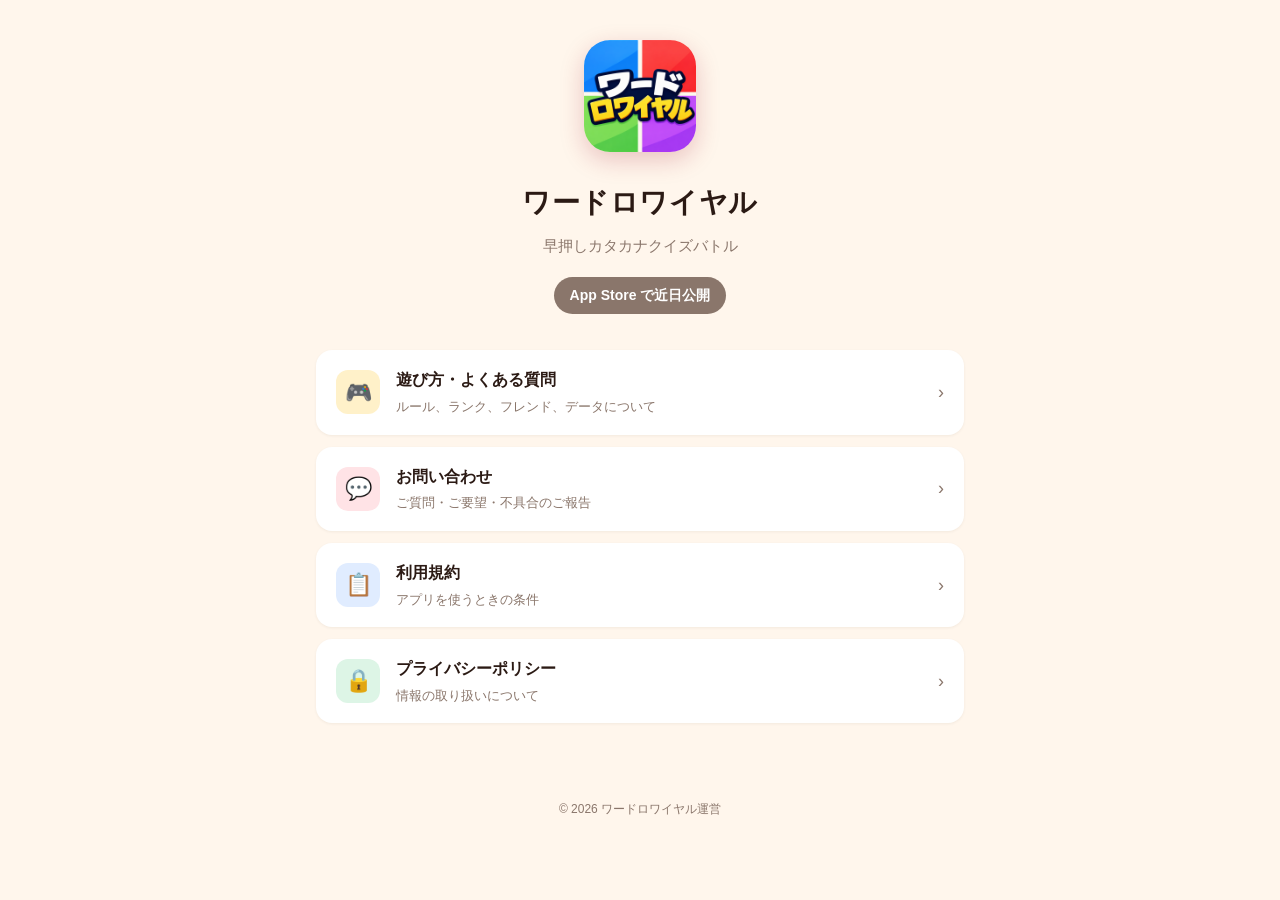
<file: index.html>
<!DOCTYPE html>
<html lang="ja">
<head>
    <meta charset="UTF-8">
    <meta name="viewport" content="width=device-width, initial-scale=1.0">
    <meta name="description" content="早押しカタカナクイズバトル「ワードロワイヤル」のサポートページです。">
    <link rel="icon" type="image/png" href="favicon.png">
    <link rel="stylesheet" href="style.css">
    <title>ワードロワイヤル サポート</title>
</head>
<body>
    <div class="hero">
        <img class="icon" src="app_icon.png" alt="ワードロワイヤルのアイコン">
        <h1>ワードロワイヤル</h1>
        <p class="lead">早押しカタカナクイズバトル</p>
        <span class="badge soon">App Store で近日公開</span>
    </div>

    <div class="cards">
        <a href="help" class="card">
            <div class="card-icon gold">🎮</div>
            <div class="card-body">
                <h3>遊び方・よくある質問</h3>
                <p>ルール、ランク、フレンド、データについて</p>
            </div>
            <span class="arrow">›</span>
        </a>
        <a href="contact" class="card">
            <div class="card-icon red">💬</div>
            <div class="card-body">
                <h3>お問い合わせ</h3>
                <p>ご質問・ご要望・不具合のご報告</p>
            </div>
            <span class="arrow">›</span>
        </a>
        <a href="terms" class="card">
            <div class="card-icon blue">📋</div>
            <div class="card-body">
                <h3>利用規約</h3>
                <p>アプリを使うときの条件</p>
            </div>
            <span class="arrow">›</span>
        </a>
        <a href="privacy" class="card">
            <div class="card-icon green">🔒</div>
            <div class="card-body">
                <h3>プライバシーポリシー</h3>
                <p>情報の取り扱いについて</p>
            </div>
            <span class="arrow">›</span>
        </a>
    </div>

    <footer>&copy; 2026 ワードロワイヤル運営</footer>
</body>
</html>
</file>
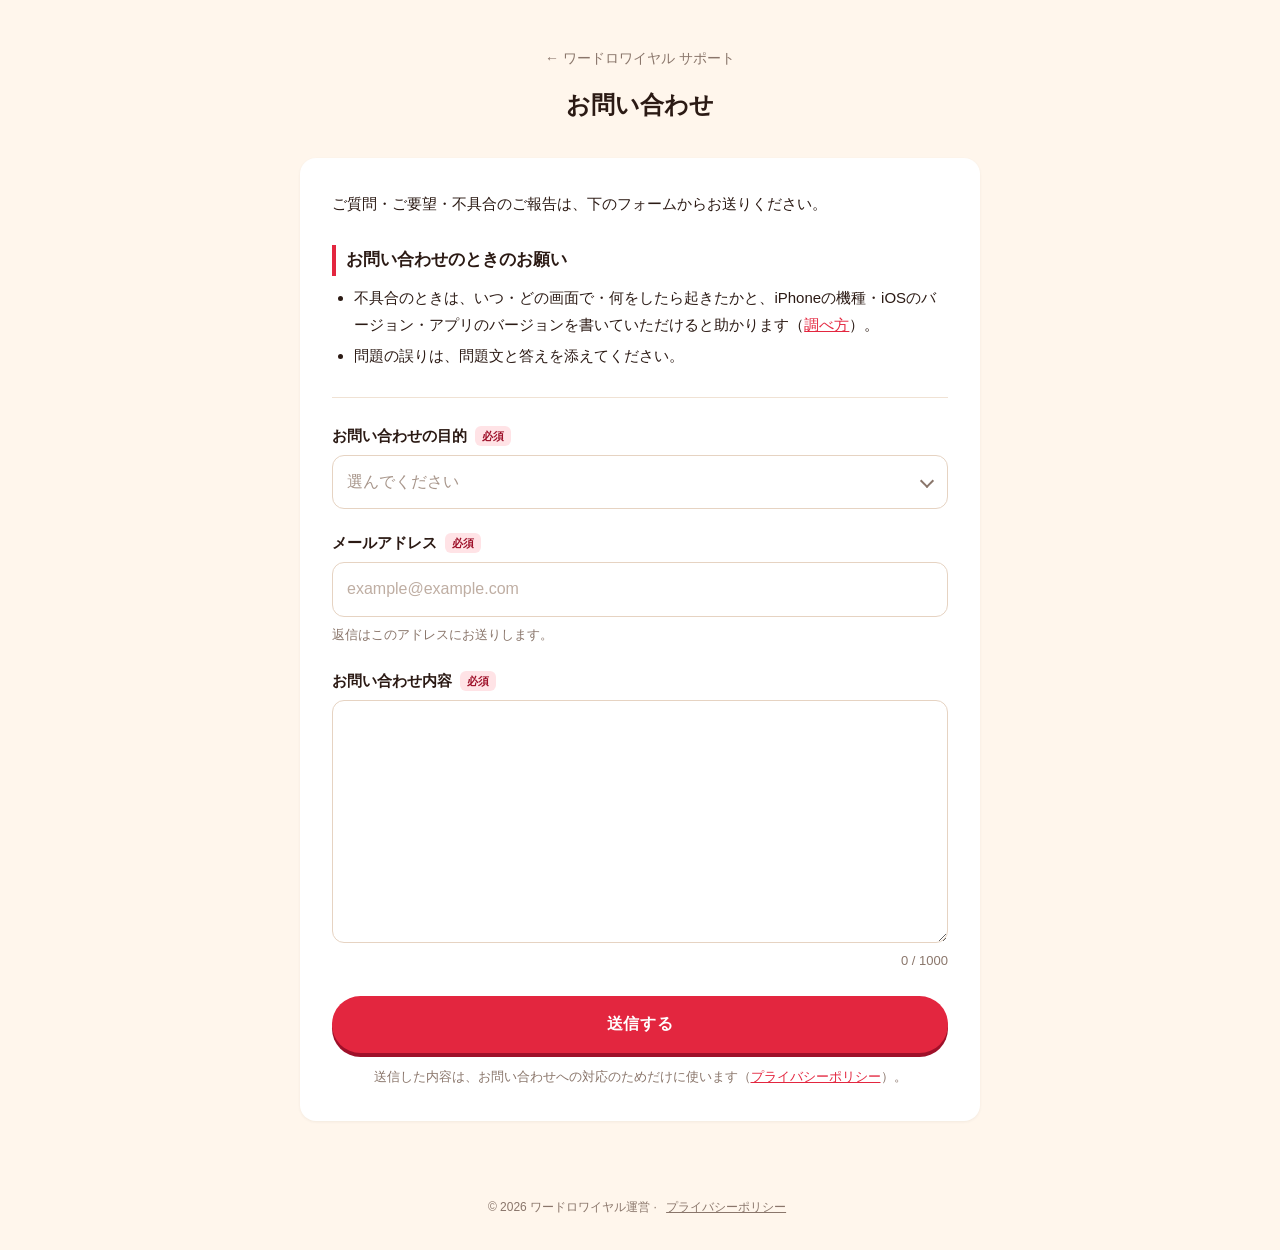
<file: contact.html>
<!DOCTYPE html>
<html lang="ja">
<head>
    <meta charset="UTF-8">
    <meta name="viewport" content="width=device-width, initial-scale=1.0">
    <link rel="icon" type="image/png" href="favicon.png">
    <link rel="stylesheet" href="style.css">
    <title>お問い合わせ - ワードロワイヤル</title>
</head>
<body>
    <div class="header">
        <a class="back" href="./">← ワードロワイヤル サポート</a>
        <h1>お問い合わせ</h1>
    </div>

    <div class="content">
        <div id="contact-area">
            <p>ご質問・ご要望・不具合のご報告は、下のフォームからお送りください。</p>

            <h2>お問い合わせのときのお願い</h2>
            <ul>
                <li>不具合のときは、いつ・どの画面で・何をしたら起きたかと、iPhoneの機種・iOSのバージョン・アプリのバージョンを書いていただけると助かります（<a href="version" target="_blank" rel="noopener">調べ方</a>）。</li>
                <li>問題の誤りは、問題文と答えを添えてください。</li>
            </ul>

            <!-- 送り先はゲームのサーバー（wordbattle の server/src/contact.ts）。サーバーが運営の Discord に知らせる。 -->
            <form id="contact-form" class="form" novalidate data-endpoint="https://wordroyale.modelinks.workers.dev/v1/contact">
                <div class="field">
                    <label for="purpose">お問い合わせの目的<span class="req">必須</span></label>
                    <div class="select">
                        <!-- 値はサーバーの CONTACT_PURPOSES と同じにする -->
                        <select id="purpose" name="purpose" required aria-describedby="purpose-error">
                            <option value="" selected disabled>選んでください</option>
                            <option value="question">ご質問</option>
                            <option value="bug">不具合のご報告</option>
                            <option value="quiz">問題の誤りのご報告</option>
                            <option value="request">ご要望・ご意見</option>
                            <option value="account">アカウント・データについて</option>
                            <option value="other">その他</option>
                        </select>
                    </div>
                    <p class="error" id="purpose-error" hidden></p>
                </div>

                <div class="field">
                    <label for="email">メールアドレス<span class="req">必須</span></label>
                    <input id="email" name="email" type="email" inputmode="email" autocomplete="email" autocapitalize="off" spellcheck="false" maxlength="254" placeholder="example@example.com" required aria-describedby="email-hint email-error">
                    <p class="hint" id="email-hint">返信はこのアドレスにお送りします。</p>
                    <p class="error" id="email-error" hidden></p>
                </div>

                <div class="field">
                    <label for="message">お問い合わせ内容<span class="req">必須</span></label>
                    <!-- 「不具合のご報告」のときだけ出す（そのとき内容に機種とバージョンの欄を入れる。下の BUG_TEMPLATE） -->
                    <p class="hint hint-above" id="message-hint" hidden>機種やバージョンがわからないときは「不明」で大丈夫です（<a href="version" target="_blank" rel="noopener">調べ方</a>）。</p>
                    <textarea id="message" name="message" rows="8" maxlength="1000" required aria-describedby="message-hint message-error message-count"></textarea>
                    <div class="field-foot">
                        <p class="error" id="message-error" hidden></p>
                        <span class="count" id="message-count">0 / 1000</span>
                    </div>
                </div>

                <!-- ロボットよけ（人には見えない欄。何か入っていれば、サーバーは知らせずに受け流す） -->
                <div class="hp" aria-hidden="true">
                    <label for="website">この欄は空のままにしてください</label>
                    <input id="website" name="website" type="text" tabindex="-1" autocomplete="off">
                </div>

                <p class="form-error" id="form-error" role="alert" hidden></p>

                <button type="submit" class="submit" id="submit">送信する</button>
                <p class="note form-note">送信した内容は、お問い合わせへの対応のためだけに使います（<a href="privacy">プライバシーポリシー</a>）。</p>
            </form>
        </div>

        <div id="thanks" class="thanks" hidden>
            <div class="thanks-icon" aria-hidden="true">
                <svg viewBox="0 0 24 24"><path d="M9 16.2 4.8 12l-1.4 1.4L9 19 21 7l-1.4-1.4L9 16.2z"/></svg>
            </div>
            <h2 id="thanks-title" tabindex="-1">送信しました</h2>
            <!-- 狭い画面では、文節（.phrase）の切れ目でだけ折り返す -->
            <p><span class="phrase">お問い合わせいただき、</span><span class="phrase">ありがとうございます。</span></p>
            <p><span class="phrase">内容を確認のうえ、</span><span class="phrase">数営業日以内に、</span><span class="phrase">ご入力いただいた</span><span class="phrase">メールアドレスへ</span><span class="phrase">ご返信いたします。</span></p>
            <p class="thanks-to">返信先：<span id="thanks-email"></span></p>
            <p class="note"><span class="phrase">返信が届かないときは、</span><span class="phrase">迷惑メールのフォルダも</span><span class="phrase">ご確認ください。</span></p>
            <a class="thanks-back" href="./">サポートのトップへ</a>
        </div>
    </div>

    <footer>&copy; 2026 ワードロワイヤル運営 · <a href="privacy">プライバシーポリシー</a></footer>

    <script>
    (() => {
        const form = document.getElementById("contact-form");
        const endpoint = form.dataset.endpoint;
        const MAX = 1000;
        // サーバー（server/src/contact.ts の EMAIL）と同じ形
        const EMAIL = /^[^\s@<>()[\]\\,;:"`]+@[^\s@<>()[\]\\,;:"`.]+(\.[^\s@<>()[\]\\,;:"`.]+)+$/u;
        const fields = { purpose: form.purpose, email: form.email, message: form.message };
        const count = document.getElementById("message-count");
        const formError = document.getElementById("form-error");
        const button = document.getElementById("submit");

        function setError(name, text) {
            const input = fields[name];
            const el = document.getElementById(name + "-error");
            input.closest(".field").classList.toggle("invalid", Boolean(text));
            input.setAttribute("aria-invalid", text ? "true" : "false");
            el.textContent = text || "";
            el.hidden = !text;
        }

        function hasError(name) {
            return fields[name].closest(".field").classList.contains("invalid");
        }

        function emailError(email) {
            if (!email) return "メールアドレスを入力してください。";
            if (email.length > 254 || !EMAIL.test(email)) return "メールアドレスを正しく入力してください。";
            return "";
        }

        function messageError(text) {
            if (!text.trim() || isUntouchedTemplate(text)) return "お問い合わせ内容を入力してください。";
            return "";
        }

        function updateCount() {
            const n = fields.message.value.length;
            count.textContent = n + " / " + MAX;
            count.classList.toggle("near", n >= MAX - 50);
        }
        updateCount();

        // 「不具合のご報告」のときは、内容のはじめに機種とバージョンの欄を入れる（わからなければ「不明」でよい）。
        // 書き足していない欄だけのまま送ろうとしたら、内容が空のときと同じに扱う
        const BUG_TEMPLATE = "iPhoneの機種：\niOSのバージョン：\nアプリのバージョン：\n\n起きたこと：\n";
        const BUG_FIRST_LINE = BUG_TEMPLATE.split("\n")[0];
        const messageHint = document.getElementById("message-hint");
        const isUntouchedTemplate = (text) => text.trim() === BUG_TEMPLATE.trim();

        function applyPurpose() {
            const isBug = fields.purpose.value === "bug";
            messageHint.hidden = !isBug;
            const text = fields.message.value;
            if (isBug && !text.includes(BUG_FIRST_LINE)) {
                // 先に書いてあった文は消さずに、欄の下（起きたこと）へ回す
                fields.message.value = (BUG_TEMPLATE + text.trim()).slice(0, MAX);
            } else if (!isBug && isUntouchedTemplate(text)) {
                fields.message.value = "";
            }
            updateCount();
        }
        applyPurpose();

        // 入れ直したら、そこのエラーを消す
        fields.purpose.addEventListener("change", () => {
            setError("purpose", "");
            applyPurpose();
        });
        fields.email.addEventListener("input", () => {
            if (hasError("email") && !emailError(fields.email.value.trim())) setError("email", "");
        });
        fields.message.addEventListener("input", () => {
            updateCount();
            if (hasError("message") && messageError(fields.message.value) === "") setError("message", "");
        });

        function showFormError(text) {
            formError.textContent = text;
            formError.hidden = false;
        }

        function showThanks(email) {
            document.getElementById("thanks-email").textContent = email;
            document.getElementById("contact-area").hidden = true;
            document.getElementById("thanks").hidden = false;
            window.scrollTo({ top: 0 });
            document.getElementById("thanks-title").focus({ preventScroll: true });
        }

        let sending = false;
        form.addEventListener("submit", async (event) => {
            event.preventDefault();
            if (sending) return;
            formError.hidden = true;
            const purpose = fields.purpose.value;
            const email = fields.email.value.trim();
            const message = fields.message.value.trim();
            const errors = {
                purpose: purpose ? "" : "お問い合わせの目的を選んでください。",
                email: emailError(email),
                message: messageError(message),
            };
            for (const name of Object.keys(fields)) setError(name, errors[name]);
            const first = Object.keys(fields).find((name) => errors[name]);
            if (first) {
                fields[first].focus();
                return;
            }

            sending = true;
            button.disabled = true;
            button.textContent = "送信中…";
            let done = false;
            try {
                const res = await fetch(endpoint, {
                    method: "POST",
                    headers: { "Content-Type": "application/json" },
                    body: JSON.stringify({ purpose, email, message, website: form.website.value }),
                    signal: typeof AbortSignal.timeout === "function" ? AbortSignal.timeout(20000) : undefined,
                });
                if (res.ok) {
                    done = true;
                    showThanks(email);
                    return;
                }
                let reason = "";
                try { reason = (await res.json()).error || ""; } catch (_) {}
                if (reason === "badPurpose") setError("purpose", "お問い合わせの目的を選んでください。");
                else if (reason === "badEmail") setError("email", "メールアドレスを正しく入力してください。");
                else if (reason === "badMessage") setError("message", "お問い合わせ内容を" + MAX + "文字以内で入力してください。");
                else if (res.status === 429) showFormError("続けて送信されたため、受け付けを止めています。1分ほどおいてから、もう一度お試しください。");
                else showFormError("送信できませんでした。時間をおいて、もう一度お試しください。");
            } catch (_) {
                showFormError("送信できませんでした。通信の状態を確かめて、もう一度お試しください。");
            } finally {
                sending = false;
                if (!done) {
                    button.disabled = false;
                    button.textContent = "送信する";
                }
            }
        });
    })();
    </script>
</body>
</html>
</file>
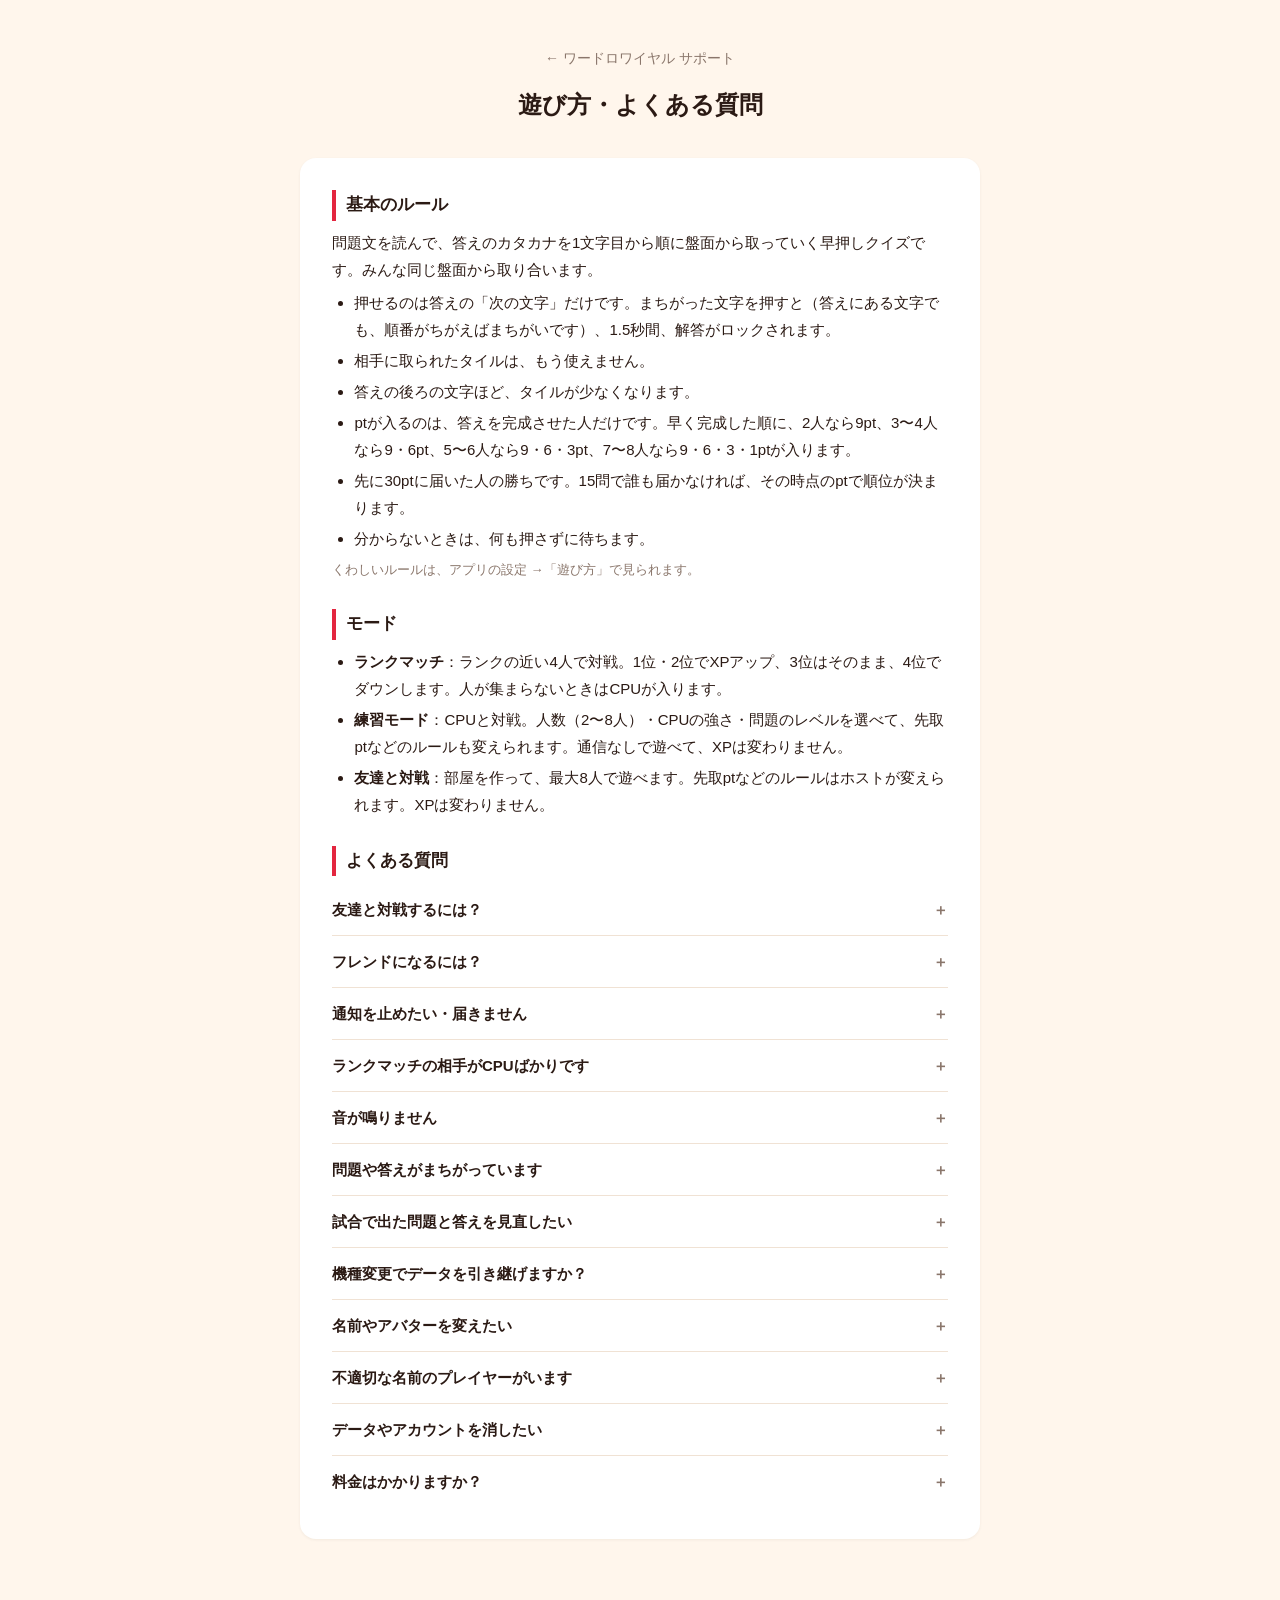
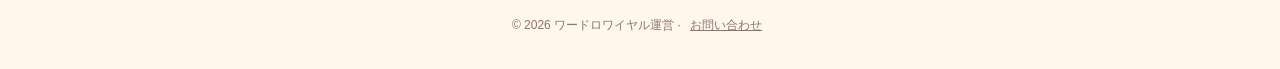
<file: help.html>
<!DOCTYPE html>
<html lang="ja">
<head>
    <meta charset="UTF-8">
    <meta name="viewport" content="width=device-width, initial-scale=1.0">
    <link rel="icon" type="image/png" href="favicon.png">
    <link rel="stylesheet" href="style.css">
    <title>遊び方・よくある質問 - ワードロワイヤル</title>
</head>
<body>
    <div class="header">
        <a class="back" href="./">← ワードロワイヤル サポート</a>
        <h1>遊び方・よくある質問</h1>
    </div>

    <div class="content">
        <h2>基本のルール</h2>
        <p>問題文を読んで、答えのカタカナを1文字目から順に盤面から取っていく早押しクイズです。みんな同じ盤面から取り合います。</p>
        <ul>
            <li>押せるのは答えの「次の文字」だけです。まちがった文字を押すと（答えにある文字でも、順番がちがえばまちがいです）、1.5秒間、解答がロックされます。</li>
            <li>相手に取られたタイルは、もう使えません。</li>
            <li>答えの後ろの文字ほど、タイルが少なくなります。</li>
            <li>ptが入るのは、答えを完成させた人だけです。早く完成した順に、2人なら9pt、3〜4人なら9・6pt、5〜6人なら9・6・3pt、7〜8人なら9・6・3・1ptが入ります。</li>
            <li>先に30ptに届いた人の勝ちです。15問で誰も届かなければ、その時点のptで順位が決まります。</li>
            <li>分からないときは、何も押さずに待ちます。</li>
        </ul>
        <p class="note">くわしいルールは、アプリの設定 →「遊び方」で見られます。</p>

        <h2>モード</h2>
        <ul>
            <li><strong>ランクマッチ</strong>：ランクの近い4人で対戦。1位・2位でXPアップ、3位はそのまま、4位でダウンします。人が集まらないときはCPUが入ります。</li>
            <li><strong>練習モード</strong>：CPUと対戦。人数（2〜8人）・CPUの強さ・問題のレベルを選べて、先取ptなどのルールも変えられます。通信なしで遊べて、XPは変わりません。</li>
            <li><strong>友達と対戦</strong>：部屋を作って、最大8人で遊べます。先取ptなどのルールはホストが変えられます。XPは変わりません。</li>
        </ul>

        <h2>よくある質問</h2>
        <details>
            <summary>友達と対戦するには？</summary>
            <p>ホームの「友達と対戦」で部屋を作り、6桁の部屋番号を友達に伝えてください（「番号を送る」で、LINEなどに送れます）。友達は「友達と対戦」の「部屋番号で参加」に番号を入れて参加します。フレンドになっていれば、部屋の「フレンドを招待」から直接招待することもできます。</p>
        </details>
        <details>
            <summary>フレンドになるには？</summary>
            <p>「フレンド」タブで自分のフレンドコード（8桁。はじめは「フレンドコードを発行」を押します）を相手に伝え（「送る」で、LINEなどに送れます）、相手に「フレンドを追加」から入れてもらいます。届いた申請を承認するとフレンドになります。友達と対戦の部屋では、いっしょにいる人の横のボタンから申請することもできます。フレンドは100人まで、招待は10分で切れます。</p>
            <p>フレンドのアイコンの右下の点は、緑ならオンライン、グレーならオフラインです。</p>
        </details>
        <details>
            <summary>通知を止めたい・届きません</summary>
            <p>フレンド申請・フレンドになったこと・対戦の招待を、通知でお知らせします。設定の「通知」で、「フレンド申請」「対戦の招待」「運営からのお知らせ」を種類ごとにオン・オフできます。届かないときは、iPhoneの「設定」→「通知」→「ワードロワイヤル」で、通知が許可になっているかご確認ください。</p>
        </details>
        <details>
            <summary>ランクマッチの相手がCPUばかりです</summary>
            <p>同じランク帯に人がいないときは、隣のランク帯の人とも組みます。それでも集まらないときは、約10秒でCPUが入ります。遊ぶ人が増えると、人と当たりやすくなります。</p>
        </details>
        <details>
            <summary>音が鳴りません</summary>
            <p>マナーモード（消音）のときは、BGMと効果音は鳴りません。ほかのアプリで音楽を流しているときは、BGMだけ止まります。設定の「サウンド」で、BGM・効果音がオンになっているかもご確認ください。</p>
        </details>
        <details>
            <summary>問題や答えがまちがっています</summary>
            <p>試合の最後の結果の画面で、「問題ごと」の丸を押すと報告できます。<a href="contact">お問い合わせ</a>から、問題文と答えを添えて送っていただいてもかまいません。</p>
        </details>
        <details>
            <summary>試合で出た問題と答えを見直したい</summary>
            <p>試合の最後の結果の画面の「問題と答えを見る」か、「戦績」タブの「最近の試合」から、その試合の問題と答えを見られます。</p>
        </details>
        <details>
            <summary>機種変更でデータを引き継げますか？</summary>
            <p>前の端末で、設定の「データ引き継ぎ」から Apple ID と連携しておくと、新しい端末で引き継げます。新しい端末では、最初の画面の「データ引き継ぎはこちら」か、設定の「データ引き継ぎ」→「引き継ぎを行う」から、同じ Apple ID でサインインしてください。引き継がれるのは、ランク・XP・ランクマッチの試合数・フレンド・ブロックリスト・名前とアバターです。練習モードの記録と、戦績（試合の履歴・正解率など）は端末に保存しているため引き継がれません。</p>
            <p>連携していない場合も、iPhoneの「クイックスタート」や暗号化したバックアップで新しいiPhoneに移すと、引き継がれることがあります。</p>
        </details>
        <details>
            <summary>名前やアバターを変えたい</summary>
            <p>「アバター」タブで、いつでも変えられます。「スタイル」で全体の雰囲気をまとめて選んだり、「ランダム」でおまかせにしたりもできます。「こもの」の「わく」は、ランクマッチでそのランクに到達すると使えるようになります（錠前のついたわくを押すと、使えるようになる条件が出ます）。</p>
        </details>
        <details>
            <summary>不適切な名前のプレイヤーがいます</summary>
            <p>オンラインの試合の最後の結果の画面、友達と対戦の待合室、フレンドの画面で、相手の「…」から「名前を通報」か「ブロック」を選べます（CPUには「…」は出ません）。ブロックすると、フレンドから外れ、申請や招待が届かなくなり、ランクマッチでも同じ試合になりません。解除は、設定の「ブロックリスト」からできます。急ぎのときは、<a href="contact">お問い合わせ</a>から、見かけた日時・モード・名前をお知らせください。</p>
        </details>
        <details>
            <summary>データやアカウントを消したい</summary>
            <p>設定の「アカウント削除」で、サーバーに保存しているランク・XP・ランクマッチの記録・フレンドを削除できます。サーバーのアカウントは、ランクマッチ・友達と対戦・フレンド・Apple ID 連携をはじめて使ったときに作られます（使う前は、サーバーにアカウントはありません）。端末の中のデータは、設定の「データの初期化」か、アプリの削除で消せます。どちらも元に戻せません。</p>
        </details>
        <details>
            <summary>料金はかかりますか？</summary>
            <p>無料で遊べます。広告もありません。</p>
        </details>
    </div>

    <footer>&copy; 2026 ワードロワイヤル運営 · <a href="contact">お問い合わせ</a></footer>
</body>
</html>
</file>
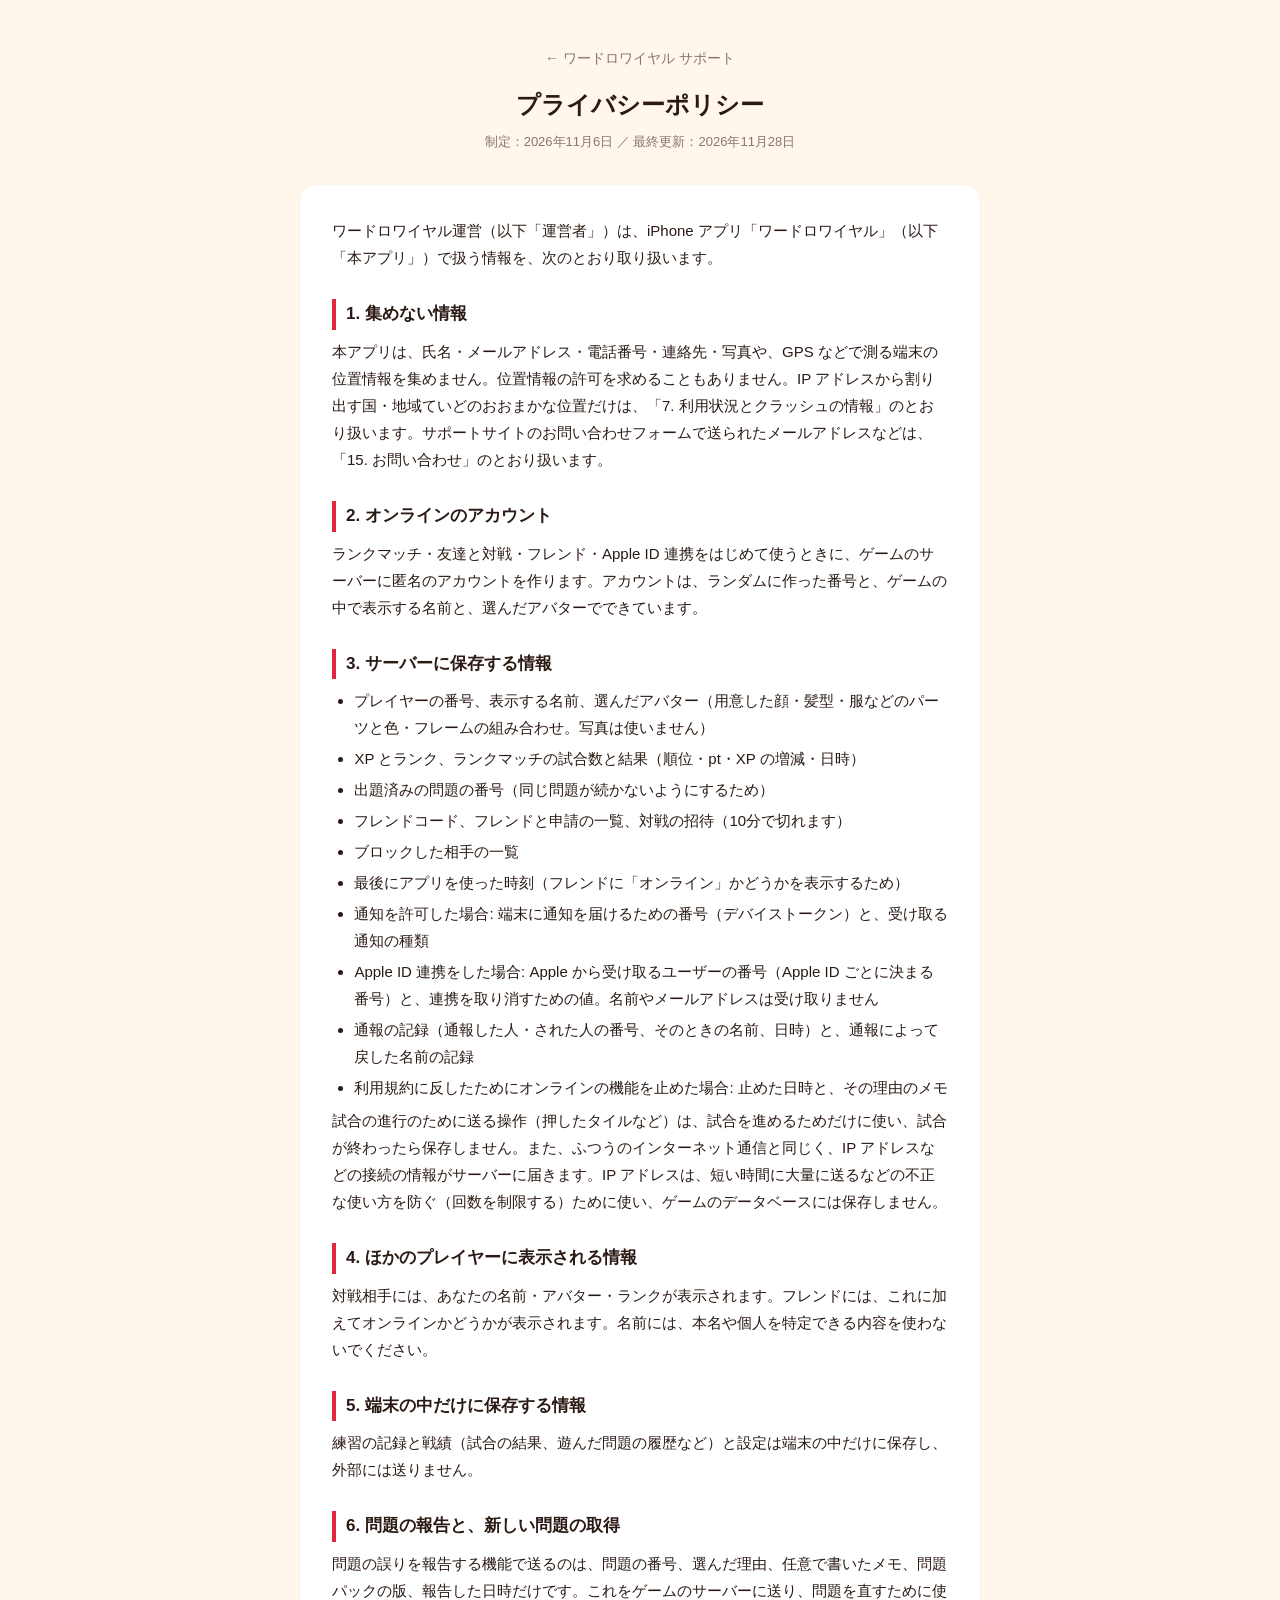
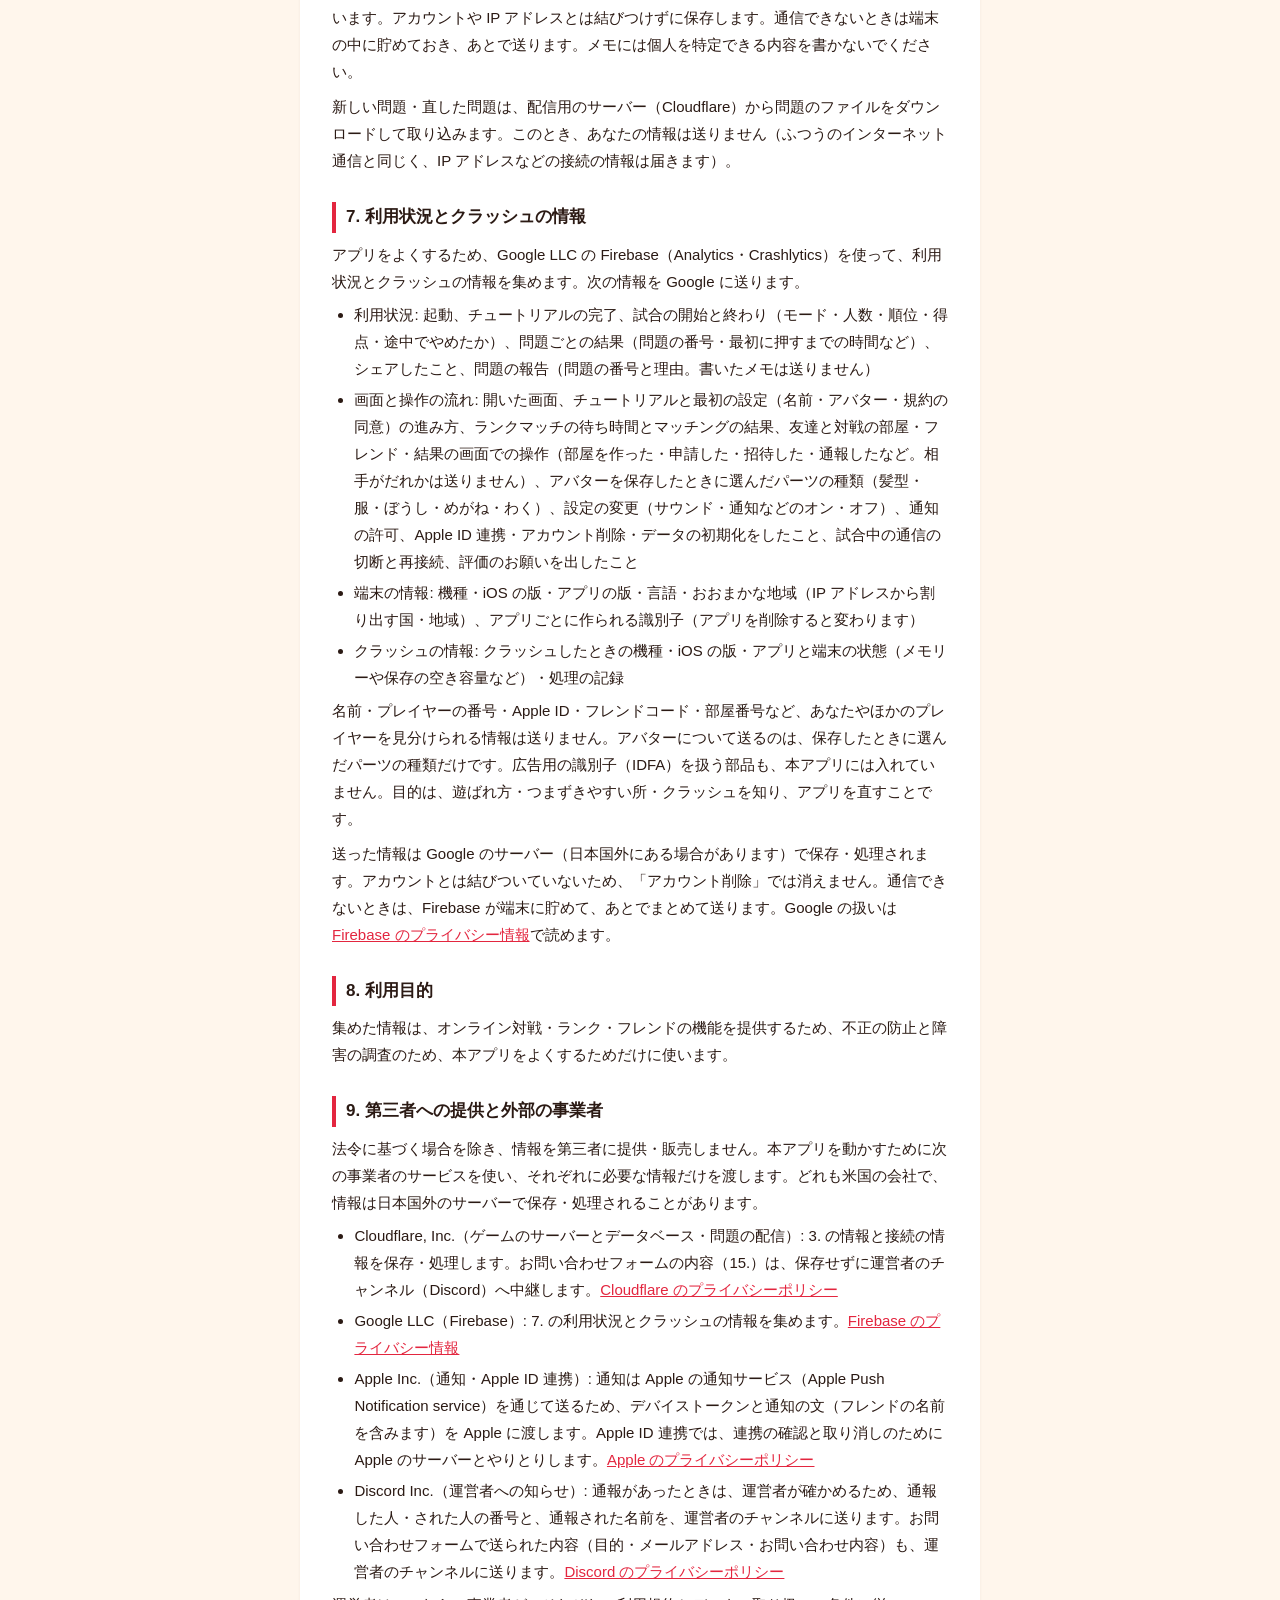
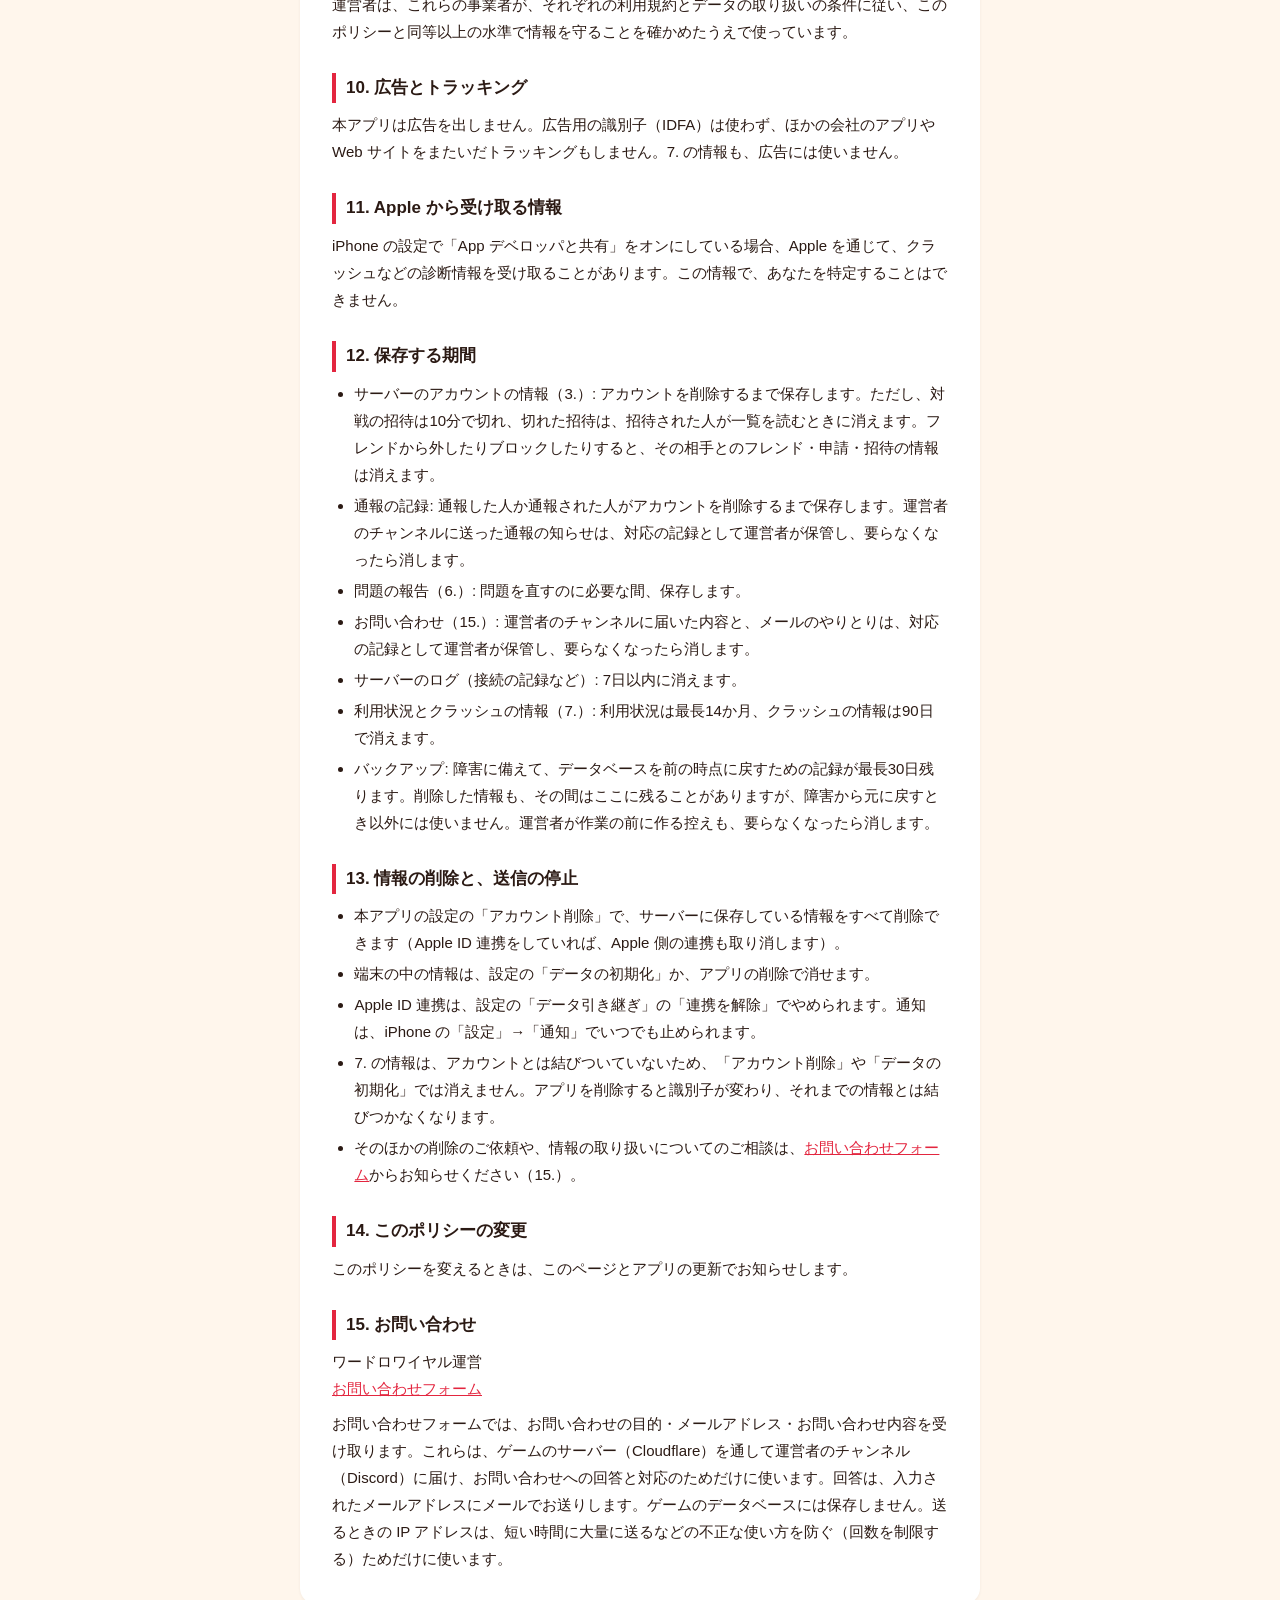
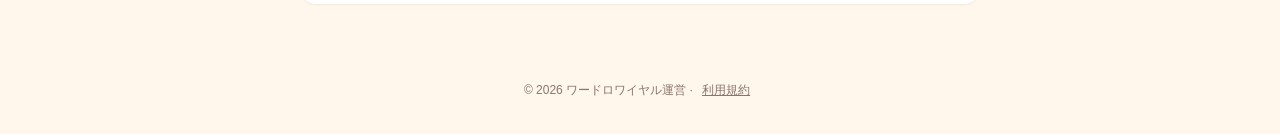
<file: privacy.html>
<!DOCTYPE html>
<html lang="ja">
<head>
    <meta charset="UTF-8">
    <meta name="viewport" content="width=device-width, initial-scale=1.0">
    <link rel="icon" type="image/png" href="favicon.png">
    <link rel="stylesheet" href="style.css">
    <title>プライバシーポリシー - ワードロワイヤル</title>
</head>
<body>
    <div class="header">
        <a class="back" href="./">← ワードロワイヤル サポート</a>
        <h1>プライバシーポリシー</h1>
        <p class="date">制定：2026年11月6日 ／ 最終更新：2026年11月28日</p>
    </div>

    <div class="content">
        <p>ワードロワイヤル運営（以下「運営者」）は、iPhone アプリ「ワードロワイヤル」（以下「本アプリ」）で扱う情報を、次のとおり取り扱います。</p>

        <h2>1. 集めない情報</h2>
        <p>本アプリは、氏名・メールアドレス・電話番号・連絡先・写真や、GPS などで測る端末の位置情報を集めません。位置情報の許可を求めることもありません。IP アドレスから割り出す国・地域ていどのおおまかな位置だけは、「7. 利用状況とクラッシュの情報」のとおり扱います。サポートサイトのお問い合わせフォームで送られたメールアドレスなどは、「15. お問い合わせ」のとおり扱います。</p>

        <h2>2. オンラインのアカウント</h2>
        <p>ランクマッチ・友達と対戦・フレンド・Apple ID 連携をはじめて使うときに、ゲームのサーバーに匿名のアカウントを作ります。アカウントは、ランダムに作った番号と、ゲームの中で表示する名前と、選んだアバターでできています。</p>

        <h2>3. サーバーに保存する情報</h2>
        <ul>
            <li>プレイヤーの番号、表示する名前、選んだアバター（用意した顔・髪型・服などのパーツと色・フレームの組み合わせ。写真は使いません）</li>
            <li>XP とランク、ランクマッチの試合数と結果（順位・pt・XP の増減・日時）</li>
            <li>出題済みの問題の番号（同じ問題が続かないようにするため）</li>
            <li>フレンドコード、フレンドと申請の一覧、対戦の招待（10分で切れます）</li>
            <li>ブロックした相手の一覧</li>
            <li>最後にアプリを使った時刻（フレンドに「オンライン」かどうかを表示するため）</li>
            <li>通知を許可した場合: 端末に通知を届けるための番号（デバイストークン）と、受け取る通知の種類</li>
            <li>Apple ID 連携をした場合: Apple から受け取るユーザーの番号（Apple ID ごとに決まる番号）と、連携を取り消すための値。名前やメールアドレスは受け取りません</li>
            <li>通報の記録（通報した人・された人の番号、そのときの名前、日時）と、通報によって戻した名前の記録</li>
            <li>利用規約に反したためにオンラインの機能を止めた場合: 止めた日時と、その理由のメモ</li>
        </ul>
        <p>試合の進行のために送る操作（押したタイルなど）は、試合を進めるためだけに使い、試合が終わったら保存しません。また、ふつうのインターネット通信と同じく、IP アドレスなどの接続の情報がサーバーに届きます。IP アドレスは、短い時間に大量に送るなどの不正な使い方を防ぐ（回数を制限する）ために使い、ゲームのデータベースには保存しません。</p>

        <h2>4. ほかのプレイヤーに表示される情報</h2>
        <p>対戦相手には、あなたの名前・アバター・ランクが表示されます。フレンドには、これに加えてオンラインかどうかが表示されます。名前には、本名や個人を特定できる内容を使わないでください。</p>

        <h2>5. 端末の中だけに保存する情報</h2>
        <p>練習の記録と戦績（試合の結果、遊んだ問題の履歴など）と設定は端末の中だけに保存し、外部には送りません。</p>

        <h2>6. 問題の報告と、新しい問題の取得</h2>
        <p>問題の誤りを報告する機能で送るのは、問題の番号、選んだ理由、任意で書いたメモ、問題パックの版、報告した日時だけです。これをゲームのサーバーに送り、問題を直すために使います。アカウントや IP アドレスとは結びつけずに保存します。通信できないときは端末の中に貯めておき、あとで送ります。メモには個人を特定できる内容を書かないでください。</p>
        <p>新しい問題・直した問題は、配信用のサーバー（Cloudflare）から問題のファイルをダウンロードして取り込みます。このとき、あなたの情報は送りません（ふつうのインターネット通信と同じく、IP アドレスなどの接続の情報は届きます）。</p>

        <h2>7. 利用状況とクラッシュの情報</h2>
        <p>アプリをよくするため、Google LLC の Firebase（Analytics・Crashlytics）を使って、利用状況とクラッシュの情報を集めます。次の情報を Google に送ります。</p>
        <ul>
            <li>利用状況: 起動、チュートリアルの完了、試合の開始と終わり（モード・人数・順位・得点・途中でやめたか）、問題ごとの結果（問題の番号・最初に押すまでの時間など）、シェアしたこと、問題の報告（問題の番号と理由。書いたメモは送りません）</li>
            <li>画面と操作の流れ: 開いた画面、チュートリアルと最初の設定（名前・アバター・規約の同意）の進み方、ランクマッチの待ち時間とマッチングの結果、友達と対戦の部屋・フレンド・結果の画面での操作（部屋を作った・申請した・招待した・通報したなど。相手がだれかは送りません）、アバターを保存したときに選んだパーツの種類（髪型・服・ぼうし・めがね・わく）、設定の変更（サウンド・通知などのオン・オフ）、通知の許可、Apple ID 連携・アカウント削除・データの初期化をしたこと、試合中の通信の切断と再接続、評価のお願いを出したこと</li>
            <li>端末の情報: 機種・iOS の版・アプリの版・言語・おおまかな地域（IP アドレスから割り出す国・地域）、アプリごとに作られる識別子（アプリを削除すると変わります）</li>
            <li>クラッシュの情報: クラッシュしたときの機種・iOS の版・アプリと端末の状態（メモリーや保存の空き容量など）・処理の記録</li>
        </ul>
        <p>名前・プレイヤーの番号・Apple ID・フレンドコード・部屋番号など、あなたやほかのプレイヤーを見分けられる情報は送りません。アバターについて送るのは、保存したときに選んだパーツの種類だけです。広告用の識別子（IDFA）を扱う部品も、本アプリには入れていません。目的は、遊ばれ方・つまずきやすい所・クラッシュを知り、アプリを直すことです。</p>
        <p>送った情報は Google のサーバー（日本国外にある場合があります）で保存・処理されます。アカウントとは結びついていないため、「アカウント削除」では消えません。通信できないときは、Firebase が端末に貯めて、あとでまとめて送ります。Google の扱いは <a href="https://firebase.google.com/support/privacy">Firebase のプライバシー情報</a>で読めます。</p>

        <h2>8. 利用目的</h2>
        <p>集めた情報は、オンライン対戦・ランク・フレンドの機能を提供するため、不正の防止と障害の調査のため、本アプリをよくするためだけに使います。</p>

        <h2>9. 第三者への提供と外部の事業者</h2>
        <p>法令に基づく場合を除き、情報を第三者に提供・販売しません。本アプリを動かすために次の事業者のサービスを使い、それぞれに必要な情報だけを渡します。どれも米国の会社で、情報は日本国外のサーバーで保存・処理されることがあります。</p>
        <ul>
            <li>Cloudflare, Inc.（ゲームのサーバーとデータベース・問題の配信）: 3. の情報と接続の情報を保存・処理します。お問い合わせフォームの内容（15.）は、保存せずに運営者のチャンネル（Discord）へ中継します。<a href="https://www.cloudflare.com/privacypolicy/">Cloudflare のプライバシーポリシー</a></li>
            <li>Google LLC（Firebase）: 7. の利用状況とクラッシュの情報を集めます。<a href="https://firebase.google.com/support/privacy">Firebase のプライバシー情報</a></li>
            <li>Apple Inc.（通知・Apple ID 連携）: 通知は Apple の通知サービス（Apple Push Notification service）を通じて送るため、デバイストークンと通知の文（フレンドの名前を含みます）を Apple に渡します。Apple ID 連携では、連携の確認と取り消しのために Apple のサーバーとやりとりします。<a href="https://www.apple.com/jp/legal/privacy/">Apple のプライバシーポリシー</a></li>
            <li>Discord Inc.（運営者への知らせ）: 通報があったときは、運営者が確かめるため、通報した人・された人の番号と、通報された名前を、運営者のチャンネルに送ります。お問い合わせフォームで送られた内容（目的・メールアドレス・お問い合わせ内容）も、運営者のチャンネルに送ります。<a href="https://discord.com/privacy">Discord のプライバシーポリシー</a></li>
        </ul>
        <p>運営者は、これらの事業者が、それぞれの利用規約とデータの取り扱いの条件に従い、このポリシーと同等以上の水準で情報を守ることを確かめたうえで使っています。</p>

        <h2>10. 広告とトラッキング</h2>
        <p>本アプリは広告を出しません。広告用の識別子（IDFA）は使わず、ほかの会社のアプリや Web サイトをまたいだトラッキングもしません。7. の情報も、広告には使いません。</p>

        <h2>11. Apple から受け取る情報</h2>
        <p>iPhone の設定で「App デベロッパと共有」をオンにしている場合、Apple を通じて、クラッシュなどの診断情報を受け取ることがあります。この情報で、あなたを特定することはできません。</p>

        <h2>12. 保存する期間</h2>
        <ul>
            <li>サーバーのアカウントの情報（3.）: アカウントを削除するまで保存します。ただし、対戦の招待は10分で切れ、切れた招待は、招待された人が一覧を読むときに消えます。フレンドから外したりブロックしたりすると、その相手とのフレンド・申請・招待の情報は消えます。</li>
            <li>通報の記録: 通報した人か通報された人がアカウントを削除するまで保存します。運営者のチャンネルに送った通報の知らせは、対応の記録として運営者が保管し、要らなくなったら消します。</li>
            <li>問題の報告（6.）: 問題を直すのに必要な間、保存します。</li>
            <li>お問い合わせ（15.）: 運営者のチャンネルに届いた内容と、メールのやりとりは、対応の記録として運営者が保管し、要らなくなったら消します。</li>
            <li>サーバーのログ（接続の記録など）: 7日以内に消えます。</li>
            <li>利用状況とクラッシュの情報（7.）: 利用状況は最長14か月、クラッシュの情報は90日で消えます。</li>
            <li>バックアップ: 障害に備えて、データベースを前の時点に戻すための記録が最長30日残ります。削除した情報も、その間はここに残ることがありますが、障害から元に戻すとき以外には使いません。運営者が作業の前に作る控えも、要らなくなったら消します。</li>
        </ul>

        <h2>13. 情報の削除と、送信の停止</h2>
        <ul>
            <li>本アプリの設定の「アカウント削除」で、サーバーに保存している情報をすべて削除できます（Apple ID 連携をしていれば、Apple 側の連携も取り消します）。</li>
            <li>端末の中の情報は、設定の「データの初期化」か、アプリの削除で消せます。</li>
            <li>Apple ID 連携は、設定の「データ引き継ぎ」の「連携を解除」でやめられます。通知は、iPhone の「設定」→「通知」でいつでも止められます。</li>
            <li>7. の情報は、アカウントとは結びついていないため、「アカウント削除」や「データの初期化」では消えません。アプリを削除すると識別子が変わり、それまでの情報とは結びつかなくなります。</li>
            <li>そのほかの削除のご依頼や、情報の取り扱いについてのご相談は、<a href="contact">お問い合わせフォーム</a>からお知らせください（15.）。</li>
        </ul>

        <h2>14. このポリシーの変更</h2>
        <p>このポリシーを変えるときは、このページとアプリの更新でお知らせします。</p>

        <h2>15. お問い合わせ</h2>
        <p>ワードロワイヤル運営<br><a href="contact">お問い合わせフォーム</a></p>
        <p>お問い合わせフォームでは、お問い合わせの目的・メールアドレス・お問い合わせ内容を受け取ります。これらは、ゲームのサーバー（Cloudflare）を通して運営者のチャンネル（Discord）に届け、お問い合わせへの回答と対応のためだけに使います。回答は、入力されたメールアドレスにメールでお送りします。ゲームのデータベースには保存しません。送るときの IP アドレスは、短い時間に大量に送るなどの不正な使い方を防ぐ（回数を制限する）ためだけに使います。</p>
    </div>

    <footer>&copy; 2026 ワードロワイヤル運営 · <a href="terms">利用規約</a></footer>
</body>
</html>
</file>
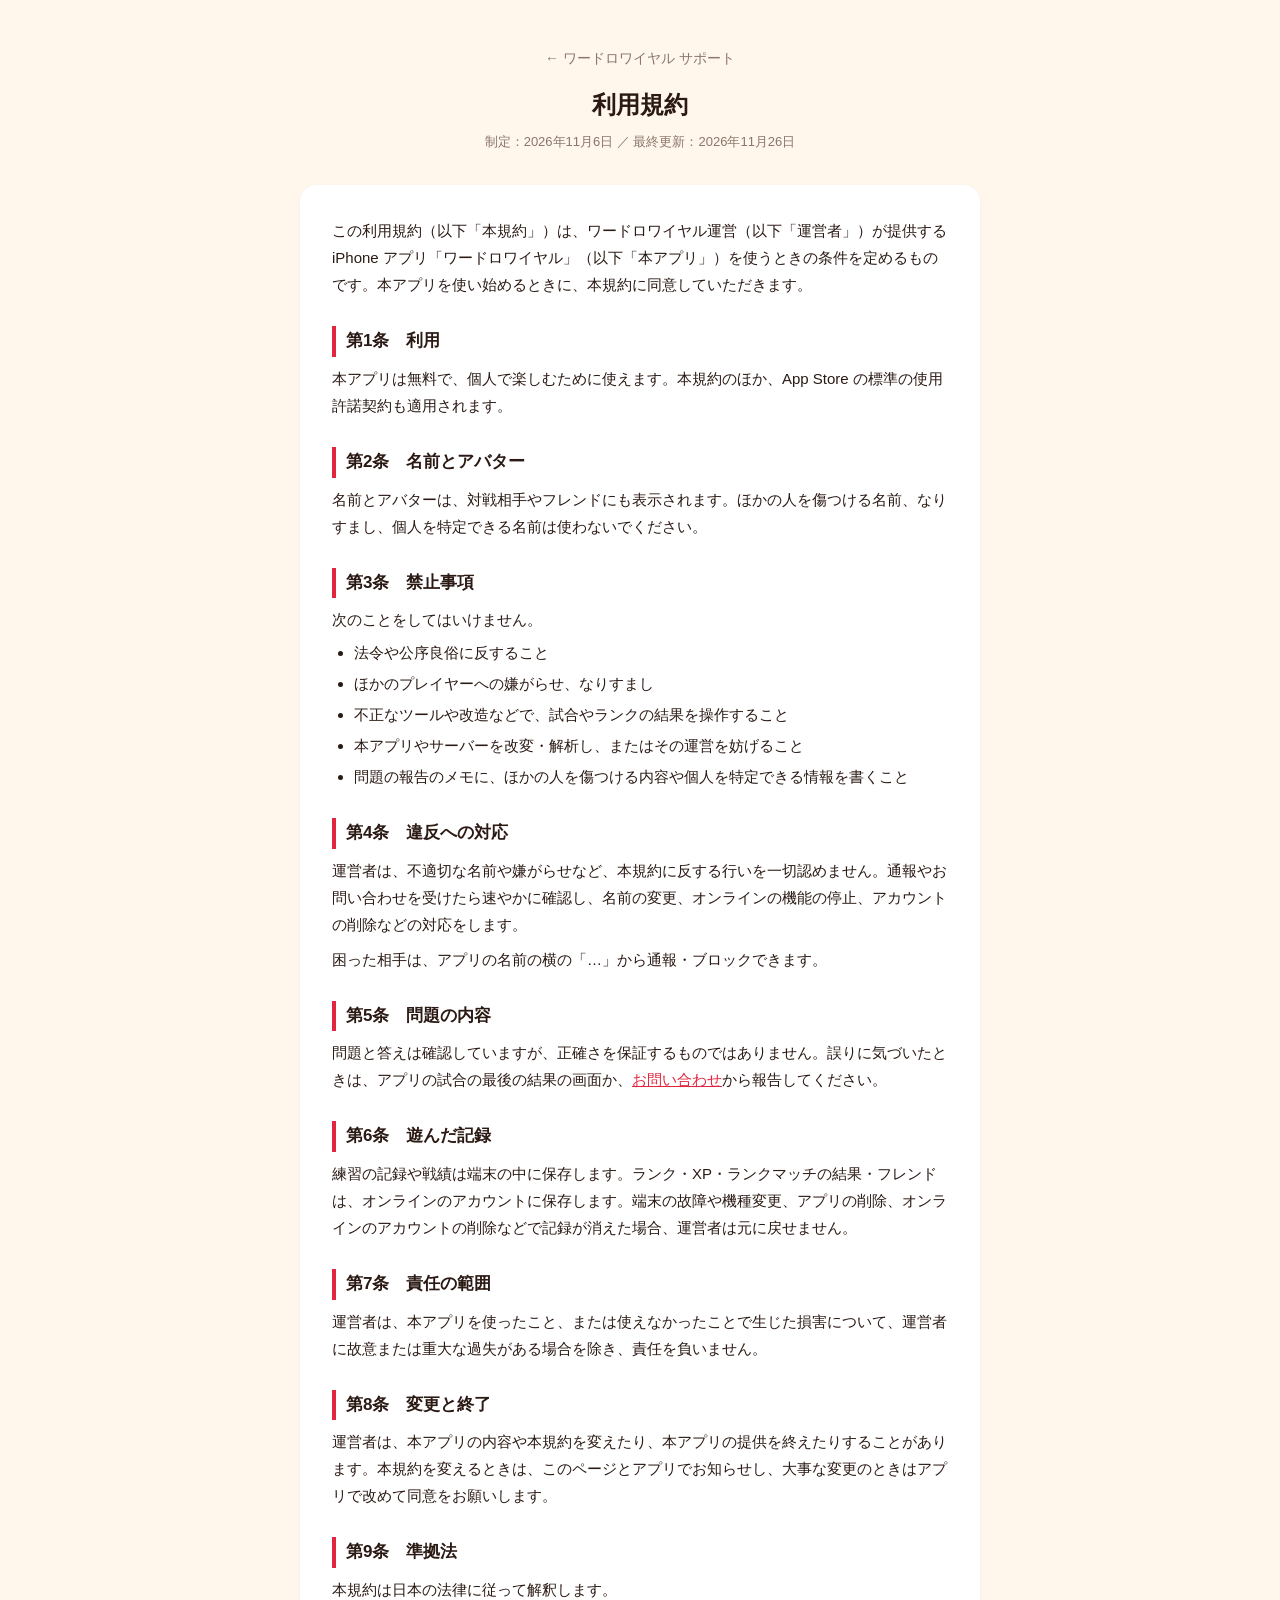
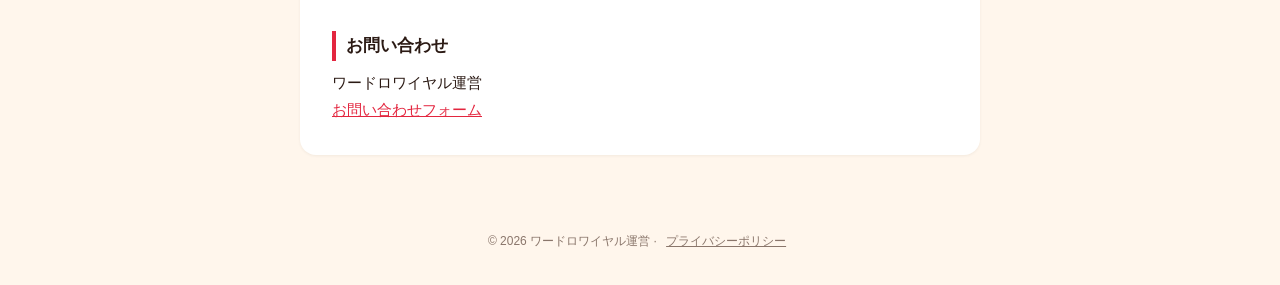
<file: terms.html>
<!DOCTYPE html>
<html lang="ja">
<head>
    <meta charset="UTF-8">
    <meta name="viewport" content="width=device-width, initial-scale=1.0">
    <link rel="icon" type="image/png" href="favicon.png">
    <link rel="stylesheet" href="style.css">
    <title>利用規約 - ワードロワイヤル</title>
</head>
<body>
    <div class="header">
        <a class="back" href="./">← ワードロワイヤル サポート</a>
        <h1>利用規約</h1>
        <p class="date">制定：2026年11月6日 ／ 最終更新：2026年11月26日</p>
    </div>

    <div class="content">
        <p>この利用規約（以下「本規約」）は、ワードロワイヤル運営（以下「運営者」）が提供する iPhone アプリ「ワードロワイヤル」（以下「本アプリ」）を使うときの条件を定めるものです。本アプリを使い始めるときに、本規約に同意していただきます。</p>

        <h2>第1条　利用</h2>
        <p>本アプリは無料で、個人で楽しむために使えます。本規約のほか、App Store の標準の使用許諾契約も適用されます。</p>

        <h2>第2条　名前とアバター</h2>
        <p>名前とアバターは、対戦相手やフレンドにも表示されます。ほかの人を傷つける名前、なりすまし、個人を特定できる名前は使わないでください。</p>

        <h2>第3条　禁止事項</h2>
        <p>次のことをしてはいけません。</p>
        <ul>
            <li>法令や公序良俗に反すること</li>
            <li>ほかのプレイヤーへの嫌がらせ、なりすまし</li>
            <li>不正なツールや改造などで、試合やランクの結果を操作すること</li>
            <li>本アプリやサーバーを改変・解析し、またはその運営を妨げること</li>
            <li>問題の報告のメモに、ほかの人を傷つける内容や個人を特定できる情報を書くこと</li>
        </ul>

        <h2>第4条　違反への対応</h2>
        <p>運営者は、不適切な名前や嫌がらせなど、本規約に反する行いを一切認めません。通報やお問い合わせを受けたら速やかに確認し、名前の変更、オンラインの機能の停止、アカウントの削除などの対応をします。</p>
        <p>困った相手は、アプリの名前の横の「…」から通報・ブロックできます。</p>

        <h2>第5条　問題の内容</h2>
        <p>問題と答えは確認していますが、正確さを保証するものではありません。誤りに気づいたときは、アプリの試合の最後の結果の画面か、<a href="contact">お問い合わせ</a>から報告してください。</p>

        <h2>第6条　遊んだ記録</h2>
        <p>練習の記録や戦績は端末の中に保存します。ランク・XP・ランクマッチの結果・フレンドは、オンラインのアカウントに保存します。端末の故障や機種変更、アプリの削除、オンラインのアカウントの削除などで記録が消えた場合、運営者は元に戻せません。</p>

        <h2>第7条　責任の範囲</h2>
        <p>運営者は、本アプリを使ったこと、または使えなかったことで生じた損害について、運営者に故意または重大な過失がある場合を除き、責任を負いません。</p>

        <h2>第8条　変更と終了</h2>
        <p>運営者は、本アプリの内容や本規約を変えたり、本アプリの提供を終えたりすることがあります。本規約を変えるときは、このページとアプリでお知らせし、大事な変更のときはアプリで改めて同意をお願いします。</p>

        <h2>第9条　準拠法</h2>
        <p>本規約は日本の法律に従って解釈します。</p>

        <h2>お問い合わせ</h2>
        <p>ワードロワイヤル運営<br><a href="contact">お問い合わせフォーム</a></p>
    </div>

    <footer>&copy; 2026 ワードロワイヤル運営 · <a href="privacy">プライバシーポリシー</a></footer>
</body>
</html>
</file>
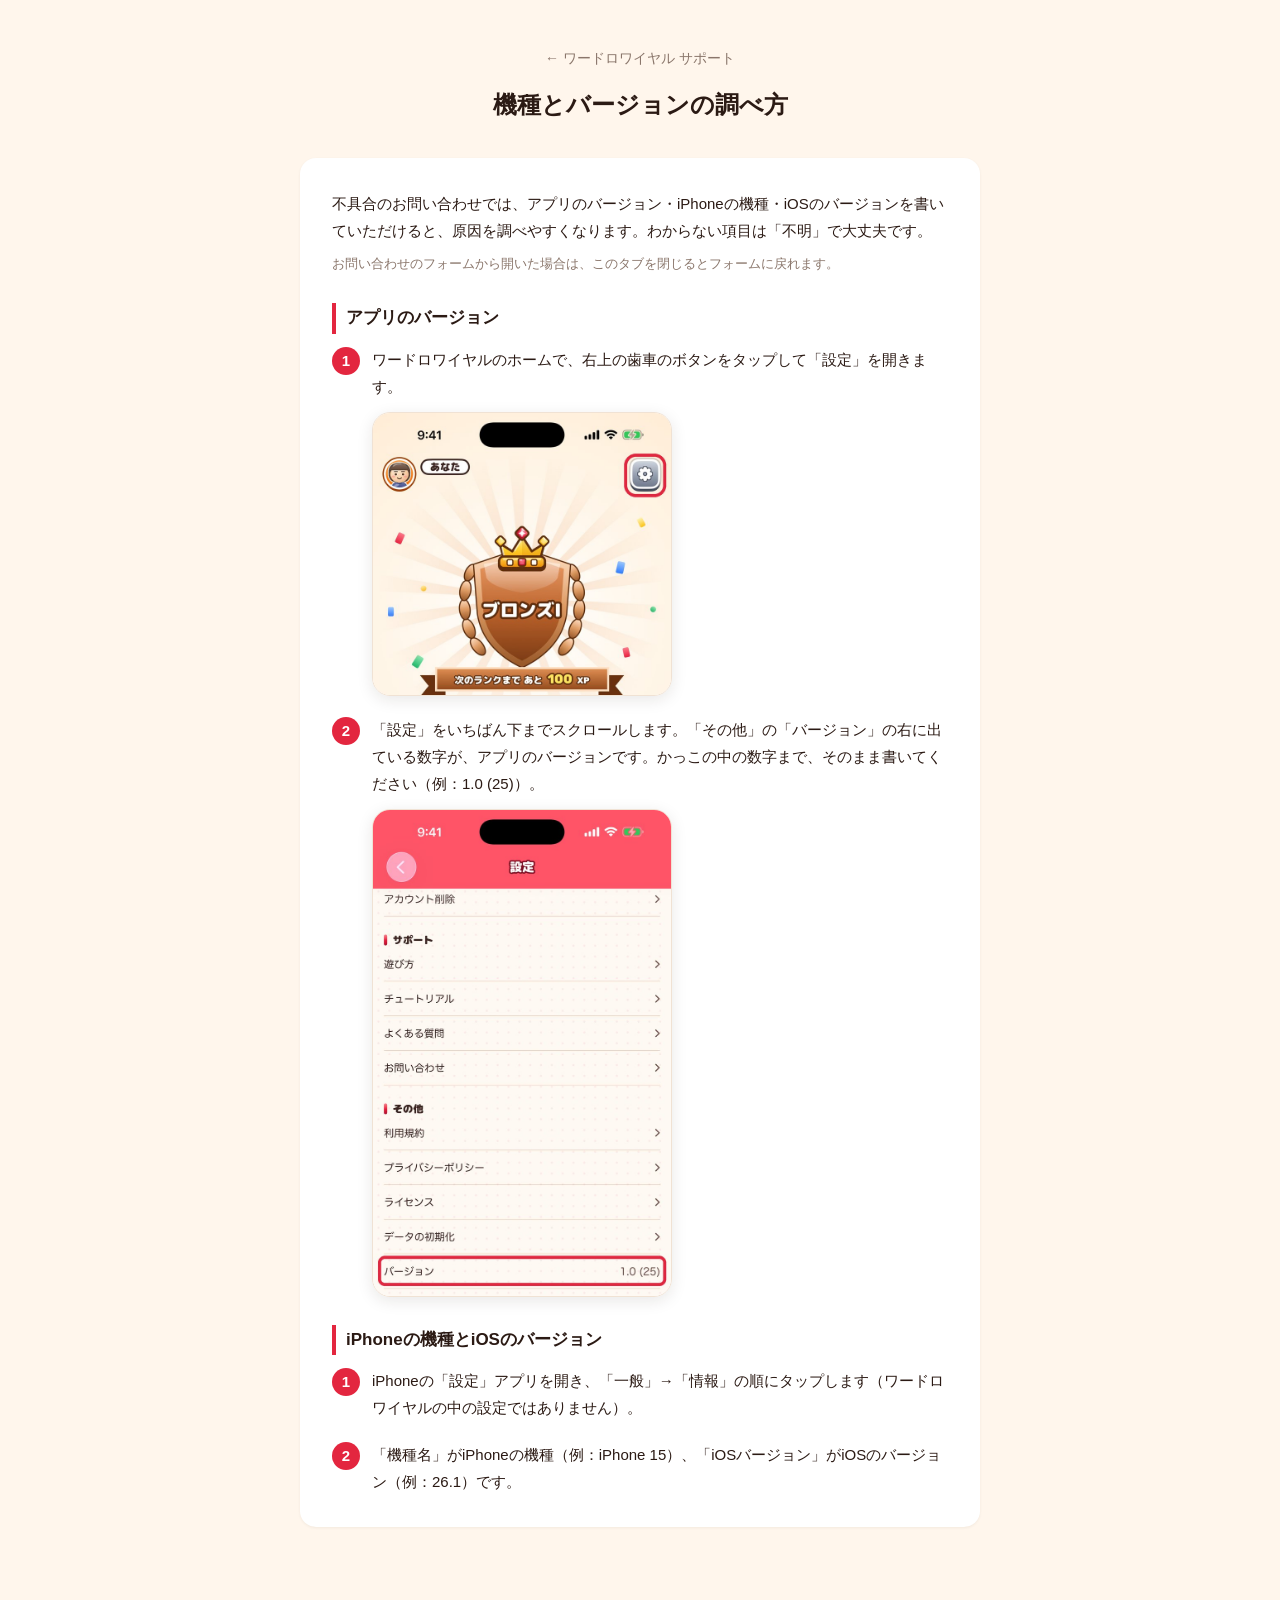
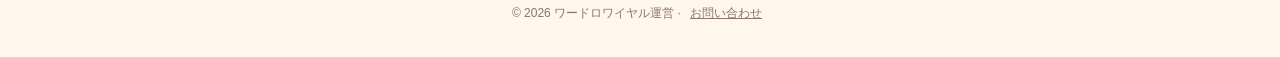
<file: version.html>
<!DOCTYPE html>
<html lang="ja">
<head>
    <meta charset="UTF-8">
    <meta name="viewport" content="width=device-width, initial-scale=1.0">
    <meta name="description" content="「ワードロワイヤル」のアプリのバージョンと、iPhoneの機種・iOSのバージョンの調べ方です。">
    <link rel="icon" type="image/png" href="favicon.png">
    <link rel="stylesheet" href="style.css">
    <title>機種とバージョンの調べ方 - ワードロワイヤル</title>
</head>
<body>
    <div class="header">
        <a class="back" href="./">← ワードロワイヤル サポート</a>
        <h1>機種とバージョンの調べ方</h1>
    </div>

    <div class="content">
        <p>不具合のお問い合わせでは、アプリのバージョン・iPhoneの機種・iOSのバージョンを書いていただけると、原因を調べやすくなります。わからない項目は「不明」で大丈夫です。</p>
        <p class="note">お問い合わせのフォームから開いた場合は、このタブを閉じるとフォームに戻れます。</p>

        <h2>アプリのバージョン</h2>
        <!-- 画面写真は wordbattle の DEBUG ビルド（シミュレータ・iPhone 17 Pro Max）で撮った。設定の一番下が「バージョン」の行 -->
        <ol class="steps">
            <li>
                <span class="step-num" aria-hidden="true">1</span>
                <div class="step-body">
                    <p>ワードロワイヤルのホームで、右上の歯車のボタンをタップして「設定」を開きます。</p>
                    <img class="shot" src="img/version-home.jpg" width="720" height="682" alt="ホームの画面。右上の歯車のボタンを赤い枠で囲んでいる">
                </div>
            </li>
            <li>
                <span class="step-num" aria-hidden="true">2</span>
                <div class="step-body">
                    <p>「設定」をいちばん下までスクロールします。「その他」の「バージョン」の右に出ている数字が、アプリのバージョンです。かっこの中の数字まで、そのまま書いてください（例：1.0 (25)）。</p>
                    <img class="shot" src="img/version-settings.jpg" width="720" height="1173" alt="設定の画面のいちばん下。「バージョン 1.0 (25)」の行を赤い枠で囲んでいる">
                </div>
            </li>
        </ol>

        <h2>iPhoneの機種とiOSのバージョン</h2>
        <ol class="steps">
            <li>
                <span class="step-num" aria-hidden="true">1</span>
                <div class="step-body">
                    <p>iPhoneの「設定」アプリを開き、「一般」→「情報」の順にタップします（ワードロワイヤルの中の設定ではありません）。</p>
                </div>
            </li>
            <li>
                <span class="step-num" aria-hidden="true">2</span>
                <div class="step-body">
                    <p>「機種名」がiPhoneの機種（例：iPhone 15）、「iOSバージョン」がiOSのバージョン（例：26.1）です。</p>
                </div>
            </li>
        </ol>
    </div>

    <footer>&copy; 2026 ワードロワイヤル運営 · <a href="contact">お問い合わせ</a></footer>
</body>
</html>
</file>
<file: style.css>
* { margin: 0; padding: 0; box-sizing: border-box; }
:root {
    --bg: #fff6ec;
    --card: #ffffff;
    --ink: #2b1a14;
    --mute: #8a766b;
    --line: #f0e2d4;
    --red: #e3263f;
    --red-dark: #9e1029;
    --gold: #ffbf1f;
}
body {
    font-family: -apple-system, BlinkMacSystemFont, 'Hiragino Sans', 'Hiragino Kaku Gothic ProN', sans-serif;
    background: var(--bg);
    color: var(--ink);
    line-height: 1.8;
    -webkit-font-smoothing: antialiased;
}
a { color: var(--red); }

/* 上の見出し */
.header { text-align: center; padding: 44px 16px 8px; }
.header .back { text-decoration: none; color: var(--mute); font-size: 14px; }
.header .back:hover { color: var(--ink); }
.header h1 { font-size: 24px; font-weight: 800; margin-top: 10px; }
.header .date { font-size: 13px; color: var(--mute); margin-top: 4px; }

/* トップ */
.hero { text-align: center; padding: 40px 16px 8px; }
.hero img.icon {
    width: 112px; height: 112px; border-radius: 26px;
    box-shadow: 0 8px 24px rgba(158, 16, 41, 0.22);
}
.hero h1 { font-size: 28px; font-weight: 800; margin-top: 16px; letter-spacing: 0.02em; }
.hero .lead { color: var(--mute); font-size: 15px; margin-top: 4px; }
.hero .badge {
    display: inline-block; margin-top: 18px; padding: 6px 16px; border-radius: 999px;
    background: var(--red); color: #fff; font-weight: 700; font-size: 14px; text-decoration: none;
}
.hero .badge.soon { background: var(--mute); }

.cards {
    max-width: 680px; margin: 28px auto 56px; padding: 0 16px;
    display: flex; flex-direction: column; gap: 12px;
}
.card {
    display: flex; align-items: center; gap: 16px; padding: 16px 20px;
    background: var(--card); border-radius: 16px; text-decoration: none; color: var(--ink);
    box-shadow: 0 1px 3px rgba(43, 26, 20, 0.06);
    transition: transform 0.2s ease, box-shadow 0.2s ease;
}
.card:hover { transform: translateY(-1px); box-shadow: 0 4px 12px rgba(43, 26, 20, 0.1); }
.card .card-icon {
    width: 44px; height: 44px; border-radius: 12px; flex-shrink: 0;
    display: flex; align-items: center; justify-content: center; font-size: 22px;
}
.card-icon.red { background: #ffe3e6; }
.card-icon.gold { background: #fff1c9; }
.card-icon.blue { background: #e0ecff; }
.card-icon.green { background: #ddf5e6; }
.card .card-body { flex: 1; min-width: 0; }
.card h3 { font-size: 16px; font-weight: 700; }
.card p { font-size: 13px; color: var(--mute); }
.card .arrow { color: var(--mute); font-size: 18px; }

/* 本文 */
.content {
    max-width: 680px; margin: 24px auto 56px; padding: 32px;
    background: var(--card); border-radius: 16px; box-shadow: 0 1px 3px rgba(43, 26, 20, 0.06);
}
@media (max-width: 720px) {
    .content { margin-left: 16px; margin-right: 16px; padding: 24px 20px; }
}
.content > p { font-size: 15px; }
.content h2 {
    font-size: 17px; font-weight: 800; margin: 28px 0 8px; padding-left: 10px;
    border-left: 4px solid var(--red);
}
.content h2:first-child { margin-top: 0; }
.content p, .content li { font-size: 15px; }
.content p + p { margin-top: 8px; }
.content ul, .content ol { padding-left: 1.4em; margin: 6px 0; }
.content li { margin: 4px 0; }
.content .note { font-size: 13px; color: var(--mute); }

/* よくある質問 */
details {
    border-bottom: 1px solid var(--line); padding: 12px 0;
}
details:last-of-type { border-bottom: none; }
summary {
    cursor: pointer; font-weight: 700; font-size: 15px; list-style: none; position: relative; padding-right: 24px;
}
summary::-webkit-details-marker { display: none; }
summary::after { content: "＋"; position: absolute; right: 0; color: var(--mute); }
details[open] summary::after { content: "－"; }
details p { margin-top: 8px; color: #4a3a32; }

/* 機種とバージョンの調べ方 */
.content ol.steps { list-style: none; padding: 0; margin: 12px 0 0; }
.content ol.steps > li { display: flex; gap: 12px; margin: 0; }
.content ol.steps > li + li { margin-top: 20px; }
.step-num {
    flex-shrink: 0; width: 28px; height: 28px; border-radius: 50%; margin-top: 1px;
    background: var(--red); color: #fff; font-size: 15px; font-weight: 800; line-height: 28px; text-align: center;
}
.step-body { flex: 1; min-width: 0; }
.shot {
    display: block; width: 100%; max-width: 300px; height: auto; margin: 12px 0 0;
    border-radius: 18px; border: 1px solid var(--line); box-shadow: 0 4px 16px rgba(43, 26, 20, 0.1);
}

/* お問い合わせ */
[hidden] { display: none !important; }
.form { margin-top: 28px; padding-top: 4px; border-top: 1px solid var(--line); }
.field { margin-top: 20px; }
.field label { display: block; font-weight: 700; font-size: 15px; margin-bottom: 6px; }
.req {
    display: inline-block; margin-left: 8px; padding: 0 7px; border-radius: 6px;
    background: #ffe3e6; color: var(--red-dark); font-size: 11px; font-weight: 700; line-height: 20px; vertical-align: 1px;
}
.field input, .field select, .field textarea {
    display: block; width: 100%; font: inherit; font-size: 16px; color: var(--ink);
    background: #fff; border: 1.5px solid #e6d3c2; border-radius: 12px; padding: 12px 14px;
    -webkit-appearance: none; appearance: none;
    transition: border-color 0.15s ease, box-shadow 0.15s ease;
}
.field input::placeholder, .field textarea::placeholder { color: #bfaea3; }
.field input:focus, .field select:focus, .field textarea:focus {
    outline: none; border-color: var(--red); box-shadow: 0 0 0 3px rgba(227, 38, 63, 0.15);
}
.field textarea { min-height: 200px; resize: vertical; line-height: 1.7; }
.select { position: relative; }
.select select { padding-right: 40px; cursor: pointer; }
.select select:invalid { color: #a8968b; }
.select select option { color: var(--ink); }
.select::after {
    content: ""; position: absolute; right: 16px; top: 50%; width: 8px; height: 8px; margin-top: -6px;
    border-right: 2px solid var(--mute); border-bottom: 2px solid var(--mute); transform: rotate(45deg);
    pointer-events: none;
}
.field.invalid input, .field.invalid select, .field.invalid textarea { border-color: var(--red); background: #fff7f8; }
.content .hint { font-size: 13px; color: var(--mute); margin-top: 6px; }
.content .hint-above { margin: 0 0 8px; }
.content .error { font-size: 13px; color: var(--red); font-weight: 700; margin-top: 6px; }
.field-foot { display: flex; align-items: flex-start; gap: 12px; }
.field-foot .count {
    margin-left: auto; margin-top: 6px; font-size: 13px; color: var(--mute); white-space: nowrap;
    font-variant-numeric: tabular-nums;
}
.field-foot .count.near { color: var(--red); font-weight: 700; }
.hp { position: absolute; left: -10000px; width: 1px; height: 1px; overflow: hidden; }
.content .form-error {
    margin-top: 20px; padding: 12px 14px; border-radius: 12px;
    background: #fff0f1; color: var(--red-dark); font-size: 14px; font-weight: 700;
}
.submit {
    display: block; width: 100%; margin-top: 24px; padding: 14px 16px; border: none; border-radius: 999px;
    background: var(--red); color: #fff; font: inherit; font-size: 16px; font-weight: 800; letter-spacing: 0.04em;
    box-shadow: 0 4px 0 var(--red-dark); cursor: pointer; -webkit-tap-highlight-color: transparent;
    transition: transform 0.08s ease, box-shadow 0.08s ease, opacity 0.15s ease;
}
.submit:active { transform: translateY(2px); box-shadow: 0 2px 0 var(--red-dark); }
.submit:focus-visible { outline: 3px solid rgba(227, 38, 63, 0.35); outline-offset: 3px; }
.submit:disabled { opacity: 0.6; cursor: default; transform: none; box-shadow: 0 4px 0 var(--red-dark); }
.content .form-note { margin-top: 12px; text-align: center; }

/* 送信したあと */
.thanks { text-align: center; padding: 8px 0 4px; }
.thanks-icon {
    width: 64px; height: 64px; margin: 0 auto 14px; border-radius: 50%; background: #ddf5e6;
    display: flex; align-items: center; justify-content: center;
}
.thanks-icon svg { width: 34px; height: 34px; fill: #1f8a4c; }
.content .thanks h2 { border-left: none; padding-left: 0; margin: 0 0 12px; font-size: 20px; }
.content .thanks h2:focus { outline: none; }
.content .thanks p { font-size: 15px; }
.thanks .phrase { display: inline-block; }
.content .thanks .thanks-to {
    display: inline-block; max-width: 100%; margin-top: 16px; padding: 8px 16px; border-radius: 10px;
    background: var(--bg); font-size: 14px; overflow-wrap: anywhere;
}
.content .thanks .note { margin-top: 12px; }
.thanks-back {
    display: inline-block; margin-top: 24px; padding: 10px 24px; border-radius: 999px;
    border: 1.5px solid var(--line); color: var(--ink); font-weight: 700; font-size: 15px; text-decoration: none;
}
.thanks-back:hover { border-color: var(--mute); }

footer {
    text-align: center; padding: 20px 16px 32px; font-size: 12px; color: var(--mute);
}
footer a { color: var(--mute); margin: 0 6px; }
</file>
